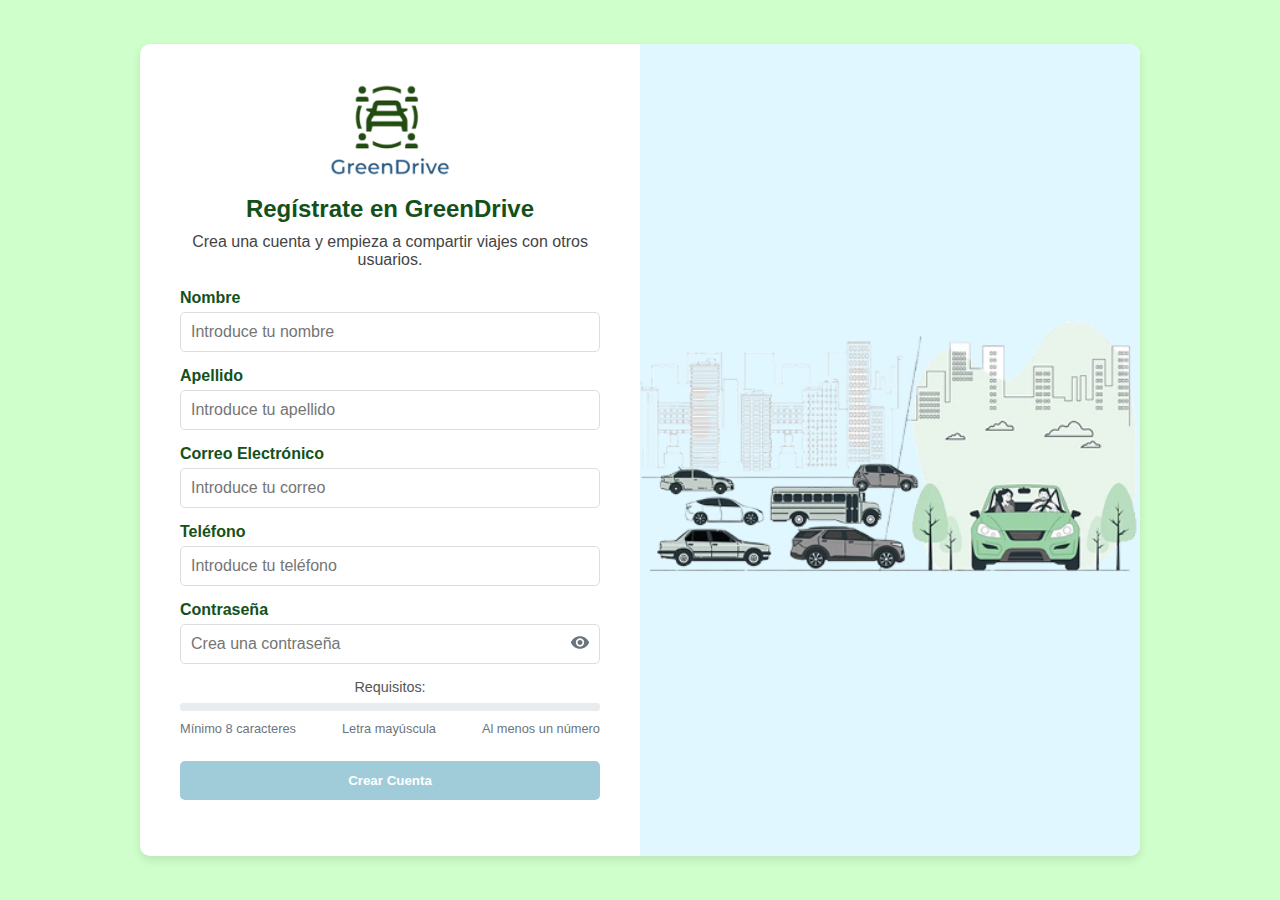
<file: greendrive/crear_cuenta.html>
<!DOCTYPE html>
<html lang="es">
<head>
  <meta charset="UTF-8">
  <meta name="viewport" content="width=device-width, initial-scale=1.0">
  <title>Crear Cuenta - GreenDrive</title>
  <link rel="stylesheet" href="css/inicio.css">
</head>
<body>
  <div class="main-container">
    <div class="register-container">
      <div class="header">
        <img src="img/logo_greendrive.png" alt="Logo de GreenDrive" class="logo">
        <h1>Regístrate en GreenDrive</h1>
        <p>Crea una cuenta y empieza a compartir viajes con otros usuarios.</p>
      </div>
      <form id="registerForm" class="register-form">
        <div class="input-field">
          <label for="name">Nombre</label>
          <input type="text" id="name" name="Nombre" placeholder="Introduce tu nombre" required>
        </div>
        <div class="input-field">
          <label for="apellido">Apellido</label>
          <input type="text" id="apellido" name="Apellido" placeholder="Introduce tu apellido" required>
        </div>
        <div class="input-field">
          <label for="email">Correo Electrónico</label>
          <input type="email" id="email" name="Email" placeholder="Introduce tu correo" required>
        </div>
        <div class="input-field">
          <label for="telefono">Teléfono</label>
          <input type="text" id="telefono" name="Telefono" placeholder="Introduce tu teléfono" required>
        </div>
        <div class="input-field">
          <label for="password">Contraseña</label>
          <div class="password-container">
            <input type="password" id="password" name="Contrasena" placeholder="Crea una contraseña" required>
            <button type="button" id="togglePassword" class="toggle-password" aria-label="Mostrar contraseña">
              <svg class="eye-icon" xmlns="http://www.w3.org/2000/svg" viewBox="0 0 24 24">
                <path d="M12 4.5C7 4.5 2.73 7.61 1 12c1.73 4.39 6 7.5 11 7.5s9.27-3.11 11-7.5c-1.73-4.39-6-7.5-11-7.5zM12 17c-2.76 0-5-2.24-5-5s2.24-5 5-5 5 2.24 5 5-2.24 5-5 5zm0-8c-1.66 0-3 1.34-3 3s1.34 3 3 3 3-1.34 3-3-1.34-3-3-3z"/>
              </svg>
            </button>
          </div>
        </div>
        <div class="password-strength-container">
          <p class="password-requirements-title">Requisitos:</p>
        
          <div class="progress-bar-container">
            <div id="segment-length" class="progress-segment segment-inactive"></div>
            <div id="segment-uppercase" class="progress-segment segment-inactive"></div>
            <div id="segment-number" class="progress-segment segment-inactive"></div>
          </div>
          <div class="requirements-legend">
            <span>Mínimo 8 caracteres</span>
            <span>Letra mayúscula</span>
            <span>Al menos un número</span>
          </div>
        </div>
        
        <button type="submit" class="register-button">Crear Cuenta</button>
      </form>
      <div id="resultado" style="margin-top: 1em; color: red;"></div>
    </div>
    <div class="image-container">
      <img src="img/fondo_coches.png" alt="Ilustración de CarSharing">
    </div>
  </div>
  <script src="js/session.js"></script>
  <script src="js/login.js"></script>
  <script src="js/restricciones.js"></script>
</body>
</html>
</file>
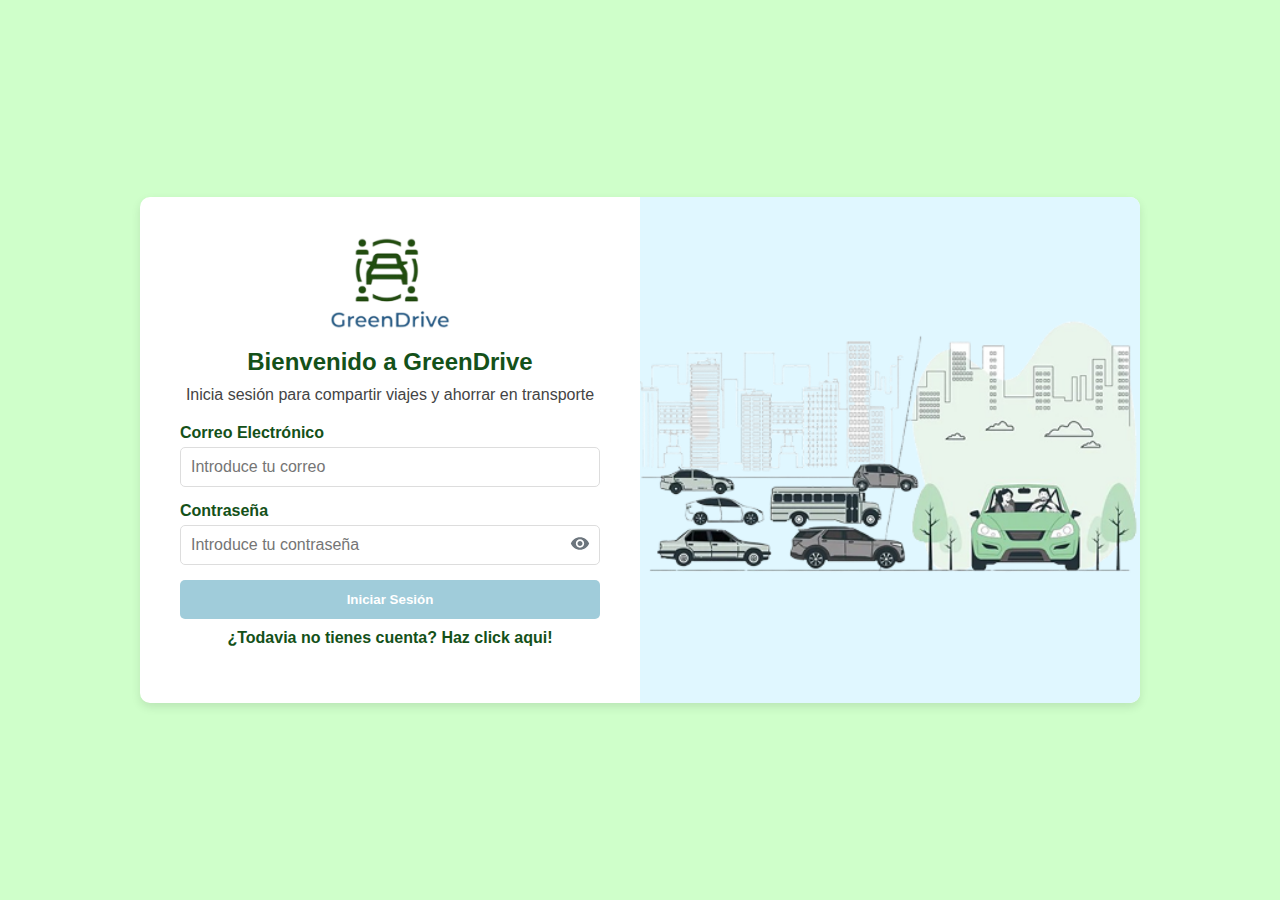
<file: greendrive/Inicio.html>
<!DOCTYPE html>
<html lang="es">
<head>
  <meta charset="UTF-8">
  <meta name="viewport" content="width=device-width, initial-scale=1.0">
  <title>Inicio de Sesión - GreenDrive</title>
  <link rel="stylesheet" href="css/inicio.css">
</head>
<body>
  <div class="main-container">
    <div class="login-container">
      <div class="header">
        <img src="img/logo_greendrive.png" alt="Logo de GreenDrive" class="logo">
        <h1>Bienvenido a GreenDrive</h1>
        <p>Inicia sesión para compartir viajes y ahorrar en transporte</p>
      </div>
      <form id="loginForm" class="login-form">
        <div class="input-field">
          <label for="email">Correo Electrónico</label>
          <input type="email" id="email" name="Email" placeholder="Introduce tu correo" required>
        </div>
        <div class="input-field">
          <label for="password">Contraseña</label>
          <div class="password-container">
            <input type="password" id="password" name="Contrasena" placeholder="Introduce tu contraseña" required>
            <button type="button" id="togglePassword" class="toggle-password" aria-label="Mostrar contraseña">
              <svg class="eye-icon" xmlns="http://www.w3.org/2000/svg" viewBox="0 0 24 24">
                <path d="M12 4.5C7 4.5 2.73 7.61 1 12c1.73 4.39 6 7.5 11 7.5s9.27-3.11 11-7.5c-1.73-4.39-6-7.5-11-7.5zM12 17c-2.76 0-5-2.24-5-5s2.24-5 5-5 5 2.24 5 5-2.24 5-5 5zm0-8c-1.66 0-3 1.34-3 3s1.34 3 3 3 3-1.34 3-3-1.34-3-3-3z"/>
              </svg>
            </button>
          </div>
        </div>
        <button type="submit" class="login-button">Iniciar Sesión</button>
        <div class="links">
          <a href="crear_cuenta.html">¿Todavia no tienes cuenta? Haz click aqui!</a>
        </div>
      </form>
      <div id="resultado" style="margin-top: 1em; color: red;"></div>
    </div>
    <div class="image-container">
      <img src="img/fondo_coches.png" alt="Ilustración de CarSharing">
    </div>
  </div>
  <script src="js/session.js"></script>
  <script src="js/login.js"></script>
  <script src="js/restricciones.js"></script>
</body>
</html>
</file>
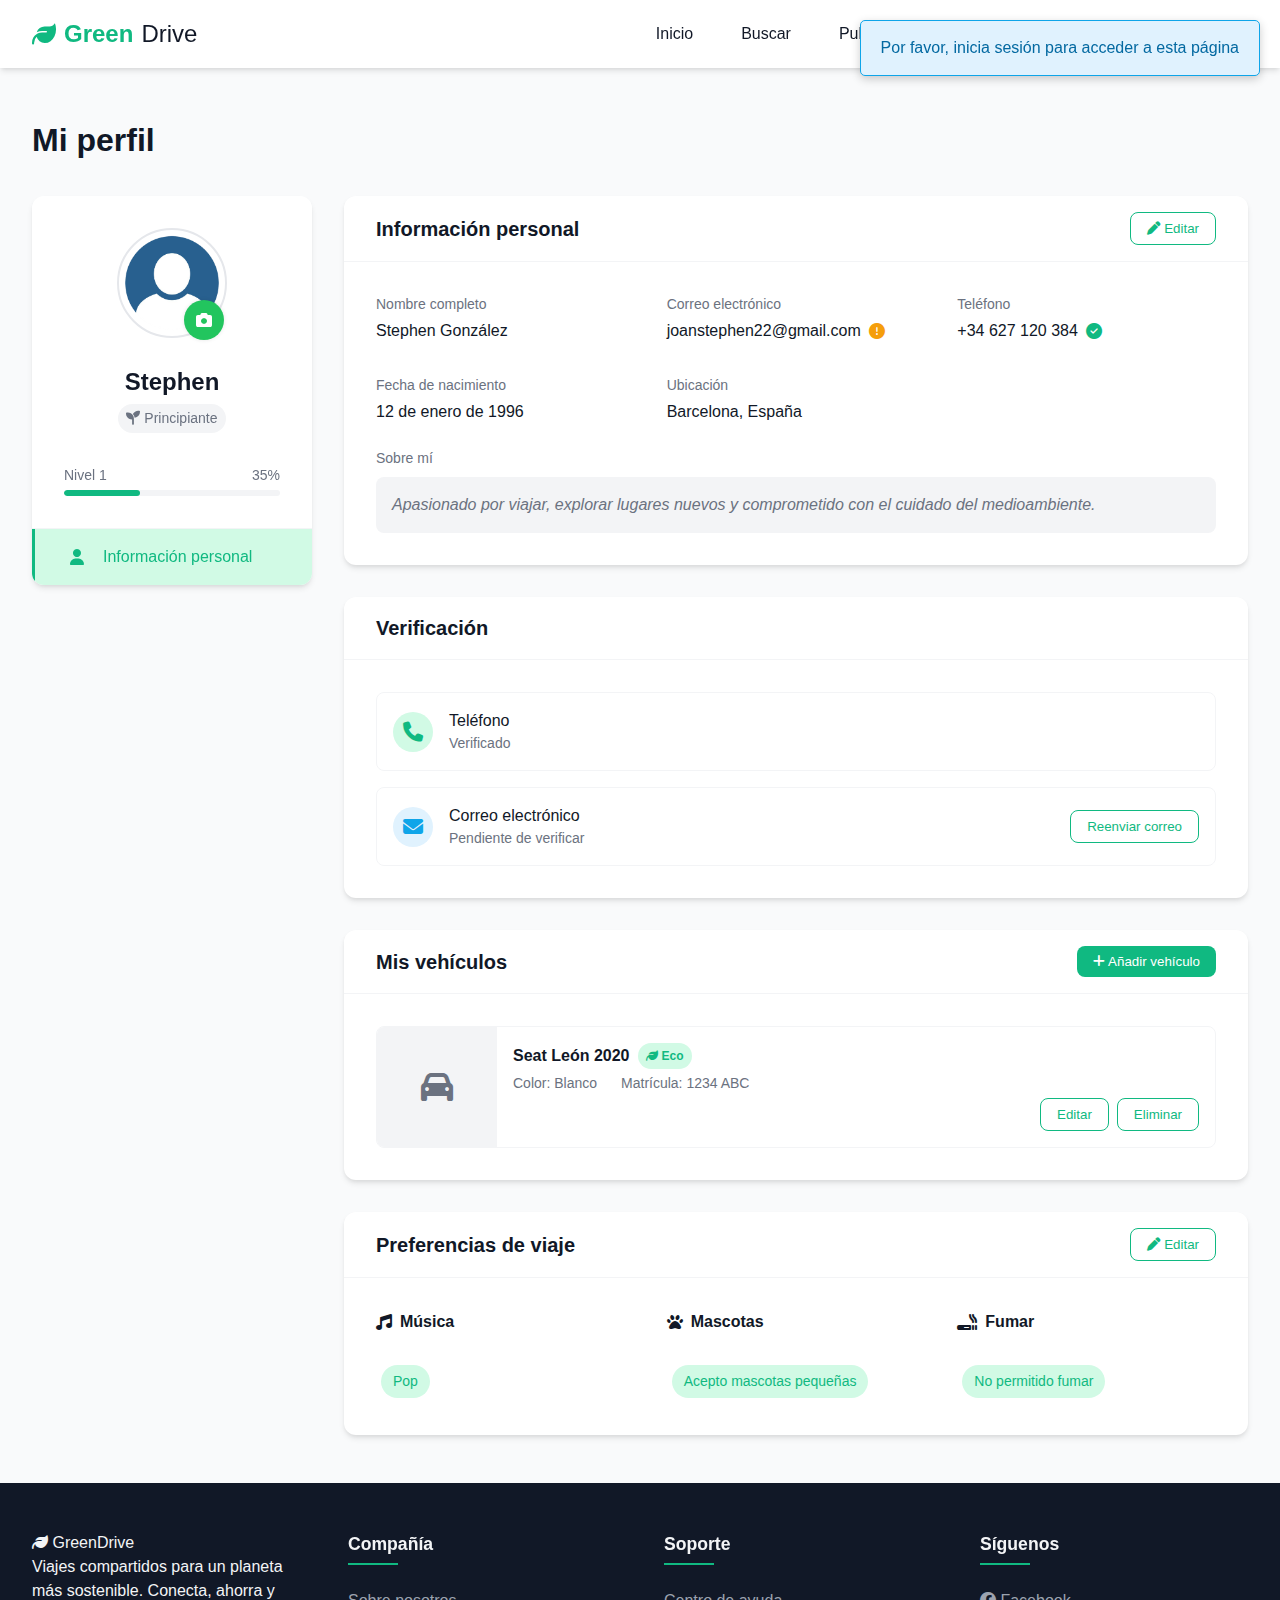
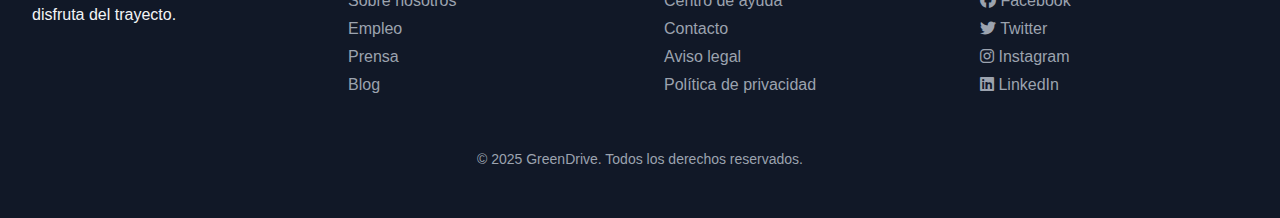
<file: greendrive/perfil.html>
<!DOCTYPE html>
<html lang="es">
<head>
  <meta charset="UTF-8">
  <meta name="viewport" content="width=device-width, initial-scale=1.0">
  <title>Perfil de Usuario - GreenDrive</title>
  <link rel="stylesheet" href="https://cdnjs.cloudflare.com/ajax/libs/font-awesome/6.4.0/css/all.min.css">
  <link rel="stylesheet" href="css/session.css">
  <link rel="stylesheet" href="css/perfil.css">
</head>
<body>
    <header>
  <div class="container header-container">
    <a href="index.html" class="logo">
      <i class="fas fa-leaf"></i>
      Green<span class="eco">Drive</span>
    </a>
    <button class="mobile-menu-toggle"><i class="fas fa-bars"></i></button>
    <div class="nav-container">
      <nav>
        <ul class="nav-left">
          <li><a href="index.html">Inicio</a></li>
          <li><a href="buscar_viaje.html">Buscar</a></li>
          <li><a href="publicar_viaje.html">Publicar un viaje</a></li>
          <li><a href="suscrpciones.html">Suscripciones</a></li>
          <li><a href="soporte.html">Soporte</a></li>
        </ul>
      </nav>
      <div class="user-menu">
              </div>
      <button class="close-menu"><i class="fas fa-times"></i></button>
    </div>
  </div>
</header>

    <main>
    <div class="container">
      <h1 class="page-title">Mi perfil</h1>
      
      <div class="profile-container">
                <div class="profile-sidebar">
          <div class="profile-header">
            <div class="profile-picture-container" style="position:relative;">
              <img id="foto-perfil-img" 
                     src="img/default.png" 
                     alt="Foto de perfil"
                     style="width: 110px; height: 110px; border-radius: 50%; object-fit: cover; border: 2px solid #e5e7eb;">
                                <input type="file" id="foto-perfil-input" accept="image/*" style="display: none;">
                <button id="boton-subir-foto" class="profile-edit-photo" type="button"
                    style="position: absolute; bottom: 8px; right: 8px; background: #22c55e; border-radius: 50%; border: none; width: 40px; height: 40px; display: flex; align-items: center; justify-content: center; box-shadow: 0 0 4px rgba(0,0,0,0.1); cursor:pointer;">
                    <i class="fas fa-camera" style="color: #fff;"></i>
                </button>
            </div>
            <h2 class="profile-name">Stephen</h2>
            <div class="profile-status">
              <i class="fas fa-seedling"></i> Principiante
            </div>
            
            <div class="profile-level">
              <div class="level-label">
                <span>Nivel 1</span>
                <span>35%</span>
              </div>
              <div class="level-progress">
                <div class="level-progress-bar"></div>
              </div>
            </div>
          </div>
          
          <ul class="profile-menu">
            <li>
              <a href="#" class="profile-menu-item active">
                <i class="fas fa-user"></i>
                <span>Información personal</span>
              </a>
            </li>
            
          </ul>
        </div>
        
                <div class="profile-content">
                    <div class="content-card">
            <div class="content-card-header">
              <h3 class="content-card-title">Información personal</h3>
              <button class="btn-secondary">
                <i class="fas fa-pen"></i> Editar
              </button>
            </div>
            <div class="content-card-body">
              <div class="personal-info-section">
                <div class="info-group">
                  <div class="info-label">Nombre completo</div>
                  <div class="info-value">Stephen González</div>
                </div>
                <div class="info-group">
                  <div class="info-label">Correo electrónico</div>
                  <div class="info-value">
                    <span>joanstephen22@gmail.com</span>
                    <i class="fas fa-exclamation-circle pending" title="Pendiente de verificar"></i>
                  </div>
                </div>
                <div class="info-group">
                  <div class="info-label">Teléfono</div>
                  <div class="info-value">
                    <span>+34 627 120 384</span>
                    <i class="fas fa-check-circle verified"
                    title="Verificado"></i>
                  </div>
                </div>
                <div class="info-group">
                  <div class="info-label">Fecha de nacimiento</div>
                  <div class="info-value">12 de enero de 1996</div>
                </div>
                <div class="info-group">
                  <div class="info-label">Ubicación</div>
                  <div class="info-value">Barcelona, España</div>
                </div>
              </div>
              
              <div class="bio-section">
                <div class="info-label">Sobre mí</div>
                <div class="bio-text">
                  Apasionado por viajar, explorar lugares nuevos y comprometido con el cuidado del medioambiente.
                </div>
              </div>
            </div>
          </div>

                    <div class="content-card">
            <div class="content-card-header">
              <h3 class="content-card-title">Verificación</h3>
            </div>
            <div class="content-card-body verification-section">
              <div class="verification-item">
                <div class="verification-icon verified">
                  <i class="fas fa-phone"></i>
                </div>
                <div class="verification-info">
                  <div class="verification-title">Teléfono</div>
                  <div class="verification-status">Verificado</div>
                </div>
              </div>
              <div class="verification-item">
                <div class="verification-icon pending">
                  <i class="fas fa-envelope"></i>
                </div>
                <div class="verification-info">
                  <div class="verification-title">Correo electrónico</div>
                  <div class="verification-status">Pendiente de verificar</div>
                </div>
                <button class="btn-secondary verification-action">Reenviar correo</button>
              </div>
            </div>
          </div>

                    <div class="content-card">
            <div class="content-card-header">
              <h3 class="content-card-title">Mis vehículos</h3>
              <button class="btn-primary">
                <i class="fas fa-plus"></i> Añadir vehículo
              </button>
            </div>
            <div class="content-card-body">
              <div class="vehicles-list">
                <div class="vehicle-card">
                  <div class="vehicle-image">
                    <i class="fas fa-car"></i>
                  </div>
                  <div class="vehicle-info">
                    <div class="vehicle-title">
                      Seat León 2020
                      <div class="eco-badge">
                        <i class="fas fa-leaf"></i> Eco
                      </div>
                    </div>
                    <div class="vehicle-details">
                      <span>Color: Blanco</span>
                      <span>Matrícula: 1234 ABC</span>
                    </div>
                    <div class="vehicle-actions">
                      <button class="btn-secondary btn-sm">Editar</button>
                      <button class="btn-secondary btn-sm">Eliminar</button>
                    </div>
                  </div>
                </div>
              </div>
            </div>
          </div>

                    <div class="content-card">
    <div class="content-card-header">
        <h3 class="content-card-title">Preferencias de viaje</h3>
        <button class="btn-secondary">
            <i class="fas fa-pen"></i> Editar
        </button>
    </div>
    <div class="content-card-body">
        <div class="preferences-section">
                    </div>
    </div>
</div>
        </div>
      </div>
    </div>
  </main>

    <footer>
    <div class="container footer-grid">
        <div class="footer-column">
            <div class="footer
            <div class="footer-logo">
                <i class="fas fa-leaf"></i>
                GreenDrive
            </div>
            <p>Viajes compartidos para un planeta más sostenible. Conecta, ahorra y disfruta del trayecto.</p>
        </div>
        <div class="footer-column">
            <h4>Compañía</h4>
            <ul>
                <li><a href="#">Sobre nosotros</a></li>
                <li><a href="#">Empleo</a></li>
                <li><a href="#">Prensa</a></li>
                <li><a href="#">Blog</a></li>
            </ul>
        </div>
        <div class="footer-column">
            <h4>Soporte</h4>
            <ul>
                <li><a href="#">Centro de ayuda</a></li>
                <li><a href="#">Contacto</a></li>
                <li><a href="#">Aviso legal</a></li>
                <li><a href="#">Política de privacidad</a></li>
            </ul>
        </div>
        <div class="footer-column">
            <h4>Síguenos</h4>
            <ul>
                <li><a href="#"><i class="fab fa-facebook"></i> Facebook</a></li>
                <li><a href="#"><i class="fab fa-twitter"></i> Twitter</a></li>
                <li><a href="#"><i class="fab fa-instagram"></i> Instagram</a></li>
                <li><a href="#"><i class="fab fa-linkedin"></i> LinkedIn</a></li>
            </ul>
        </div>
    </div>
    <div class="footer-bottom container">
        © 2025 GreenDrive. Todos los derechos reservados.
    </div>
</footer>
<script src="js/session.js"></script>
<script src="js/foto_perfil.js"></script>
<script src="js/perfil.js"></script>

</body>
</html>
</file>
<file: greendrive/css/inicio.css>
* {
    margin: 0;
    padding: 0;
    box-sizing: border-box;
    font-family: 'Inter', sans-serif;
}

body {
    background-color: #CFFFCA; 
    color: #145119;
    display: flex;
    justify-content: center;
    align-items: center;
    height: 100vh;
    text-align: center;
}

.main-container {
    display: flex;
    width: 80%;
    max-width: 1000px;
    background: white;
    border-radius: 10px;
    box-shadow: 0px 4px 10px rgba(0, 0, 0, 0.1);
    overflow: hidden;
}

.login-container, .register-container {
    width: 50%;
    padding: 40px;
    display: flex;
    flex-direction: column;
    justify-content: center;
}

.image-container {
    width: 50%;
    background: #e0f7ff;
    display: flex;
    justify-content: center;
    align-items: center;
}

.image-container img {
    width: 100%;
    height: auto;
    object-fit: cover;
}

.logo {
    width: 120px;
    margin-bottom: 15px;
}

h1 {
    font-size: 24px;
    font-weight: 700;
    margin-bottom: 10px;
}

p {
    font-size: 16px;
    color: #444;
    margin-bottom: 20px;
}

.input-field {
    text-align: left;
    margin-bottom: 15px;
}

.input-field label {
    font-weight: 600;
    display: block;
    margin-bottom: 5px;
}

.input-field input {
    width: 100%;
    padding: 10px;
    border: 1px solid #ddd;
    border-radius: 5px;
    font-size: 16px;
}

.login-button {
    width: 100%;
    background-color: #A0CCDA;
    color: white;
    padding: 12px;
    border: none;
    border-radius: 5px;
    font-weight: bold;
    cursor: pointer;
    transition: background 0.3s;
}

.login-button:hover {
    background-color: #145119;
}

.register-button {
    width: 100%;
    background-color: #A0CCDA;
    color: white;
    padding: 12px;
    border: none;
    border-radius: 5px;
    font-weight: bold;
    cursor: pointer;
    transition: background 0.3s;
}

.register-button:hover {
    background-color: #145119;
}

.links {
    margin-top: 10px;
}

.links a {
    color: #145119;
    text-decoration: none;
    font-weight: 600;
}

.links a:hover {
    text-decoration: underline;
}


.password-strength-container {
    margin: 15px 0 25px;
  }
  .password-requirements-title {
    font-size: 0.9rem;
    color: #555;
    margin-bottom: 8px;
    font-weight: 500;
    text-align: center;
  }
  .progress-bar-container {
    width: 100%;
    height: 8px;
    background-color: #e9ecef;
    border-radius: 4px;
    overflow: hidden;
    display: flex;
    margin-bottom: 10px;
  }
  .progress-segment {
    flex: 1;
    height: 100%;
    transition: background-color 0.3s ease;
  }
  
  .progress-segment + .progress-segment {
    margin-left: 2px;
  }
  
  .requirements-legend {
    display: flex;
    justify-content: space-between;
    font-size: 0.8rem;
    color: #6c757d;
  }
  
  .segment-inactive {
    background-color: #e9ecef;
  }
  
  .segment-length-active {
    background-color: #dc3545; 
  }
  
  .segment-uppercase-active {
    background-color: #ffc107;
  }
  
  .segment-number-active {
    background-color: #28a745; 
  }
  
  .password-container {
    position: relative;
    width: 100%;
  }
  
  .password-container input {
    width: 100%;
    padding-right: 40px; 
  }
  
  .toggle-password {
    position: absolute;
    right: 10px;
    top: 50%;
    transform: translateY(-50%);
    background: none;
    border: none;
    cursor: pointer;
    color: #6c757d;
  }
  
  .toggle-password:focus {
    outline: none;
  }
  .eye-icon {
    width: 20px;
    height: 20px;
    fill: #6c757d;
  }
  
@media (max-width: 768px) {
    .main-container {
        flex-direction: column;
        width: 90%;
    }
    
    .login-container, .register-container, .image-container {
        width: 100%;
        padding: 20px;
    }

    .image-container {
        display: none;
    }
}
</file>
<file: greendrive/css/session.css>
/* Para el icono de usuario */
.btn-user-icon {
  display: flex;
  align-items: center;
  justify-content: center;
  width: 40px;
  height: 40px;
  border-radius: 50%;
  background-color: #10b981;
  color: white;
  font-size: 20px;
  text-decoration: none;
  transition: all 0.3s ease;
}

.btn-user-icon:hover {
  background-color: #059669;
  transform: scale(1.05);
}

/* Para las notificaciones */
.notificacion {
  position: fixed;
  top: 20px;
  right: 20px;
  padding: 15px 20px;
  border-radius: 5px;
  z-index: 9999;
  box-shadow: 0 3px 10px rgba(0, 0, 0, 0.2);
  opacity: 0;
  transform: translateY(-10px);
  transition: all 0.3s ease;
}

/* Botón de logout */
.btn-logout {
  background-color: #f3f4f6;
  color: #4b5563;
  border: none;
  border-radius: 5px;
  padding: 8px 12px;
  font-size: 14px;
  cursor: pointer;
  transition: all 0.3s ease;
}

.btn-logout:hover {
  background-color: #e5e7eb;
  color: #1f2937;
}
</file>
<file: greendrive/css/perfil.css>
:root {
            --primary: #10b981;
      --primary-dark: #059669;
      --primary-light: #d1fae5;
      --secondary: #0ea5e9;
      --secondary-light: #e0f2fe;
      
            --dark: #111827;
      --dark-medium: #1f2937;
      --medium: #6b7280;
      --light-medium: #9ca3af;
      --light: #f3f4f6;
      --white: #ffffff;
      
            --success: #10b981;
      --warning: #f59e0b;
      --error: #ef4444;
      --info: #3b82f6;
      
            --shadow-sm: 0 1px 2px 0 rgba(0, 0, 0, 0.05);
      --shadow: 0 4px 6px -1px rgba(0, 0, 0, 0.1), 0 2px 4px -1px rgba(0, 0, 0, 0.06);
      --shadow-md: 0 10px 15px -3px rgba(0, 0, 0, 0.1), 0 4px 6px -2px rgba(0, 0, 0, 0.05);
      --shadow-lg: 0 20px 25px -5px rgba(0, 0, 0, 0.1), 0 10px 10px -5px rgba(0, 0, 0, 0.04);
      
            --spacing-xs: 0.25rem;
      --spacing-sm: 0.5rem;
      --spacing-md: 1rem;
      --spacing-lg: 1.5rem;
      --spacing-xl: 2rem;
      --spacing-2xl: 3rem;
      
            --border-radius-sm: 0.25rem;
      --border-radius: 0.5rem;
      --border-radius-md: 0.75rem;
      --border-radius-lg: 1rem;
      --border-radius-full: 9999px;
      
            --transition-fast: 150ms ease-in-out;
      --transition: 300ms ease-in-out;
      --transition-slow: 500ms ease-in-out;
    }
    
    * {
      margin: 0;
      padding: 0;
      box-sizing: border-box;
    }
    
    body {
      font-family: 'Inter', -apple-system, BlinkMacSystemFont, 'Segoe UI', Roboto, Oxygen, Ubuntu, Cantarell, 'Open Sans', 'Helvetica Neue', sans-serif;
      color: var(--dark);
      background-color: #f9fafb;
      line-height: 1.5;
      -webkit-font-smoothing: antialiased;
      -moz-osx-font-smoothing: grayscale;
      scroll-behavior: smooth;
    }
    
        .container {
      width: 100%;
      max-width: 1280px;
      margin: 0 auto;
      padding: 0 var(--spacing-xl);
    }
    
        header {
      background-color: var(--white);
      box-shadow: var(--shadow);
      position: sticky;
      top: 0;
      z-index: 1000;
      transition: all 0.3s ease;
    }
    
    .header-container {
      display: flex;
      justify-content: space-between;
      align-items: center;
      padding: var(--spacing-md) var(--spacing-xl);
    }
    
    .logo {
      display: flex;
      align-items: center;
      gap: var(--spacing-sm);
      font-size: 1.5rem;
      font-weight: 700;
      color: var(--primary);
      text-decoration: none;
    }
    
    .logo svg {
      height: 2rem;
      width: auto;
    }
    
    .logo span.eco {
      color: var(--dark);
      font-weight: 300;
    }
    
    .nav-container {
      display: flex;
      align-items: center;
      gap: var(--spacing-lg);
    }
    
    nav ul {
      display: flex;
      list-style: none;
      gap: var(--spacing-md);
    }
    
    nav ul li a {
      text-decoration: none;
      color: var(--dark);
      font-weight: 500;
      padding: var(--spacing-sm) var(--spacing-md);
      border-radius: var(--border-radius);
      transition: var(--transition);
      position: relative;
    }
    
    nav ul li a::after {
      content: '';
      position: absolute;
      bottom: -2px;
      left: 50%;
      width: 0;
      height: 2px;
      background-color: var(--primary);
      transition: var(--transition);
      transform: translateX(-50%);
    }
    
    nav ul li a:hover {
      color: var(--primary);
    }
    
    nav ul li a:hover::after {
      width: 80%;
    }
    
    nav ul li a.active {
      color: var(--primary);
      background-color: var(--primary-light);
    }
    
    nav ul li a.active::after {
      width: 80%;
    }
    
    .user-menu {
      display: flex;
      align-items: center;
      gap: var(--spacing-md);
    }
    
    .btn-secondary {
      padding: var(--spacing-sm) var(--spacing-md);
      background-color: var(--white);
      color: var(--primary);
      border: 1px solid var(--primary);
      border-radius: var(--border-radius);
      font-weight: 500;
      cursor: pointer;
      transition: var(--transition);
    }
    
    .btn-secondary:hover {
      background-color: var(--primary-light);
    }
    
    .btn-primary {
      padding: var(--spacing-sm) var(--spacing-md);
      background-color: var(--primary);
      color: var(--white);
      border: none;
      border-radius: var(--border-radius);
      font-weight: 500;
      cursor: pointer;
      transition: var(--transition);
    }
    
    .btn-primary:hover {
      background-color: var(--primary-dark);
      transform: translateY(-2px);
      box-shadow: var(--shadow);
    }
    
    .user-avatar {
      width: 40px;
      height: 40px;
      border-radius: var(--border-radius-full);
      overflow: hidden;
      cursor: pointer;
      border: 2px solid var(--light);
      transition: var(--transition);
    }
    
    .user-avatar:hover {
      border-color: var(--primary);
    }
    
    .user-avatar img {
      width: 100%;
      height: 100%;
      object-fit: cover;
    }
    
        .mobile-menu-toggle {
      display: none;
      background: none;
      border: none;
      color: var(--dark);
      font-size: 1.5rem;
      cursor: pointer;
    }
    
    @media (max-width: 768px) {
      .mobile-menu-toggle {
        display: block;
      }
      
      .nav-container {
        position: fixed;
        top: 0;
        right: -100%;
        width: 80%;
        max-width: 300px;
        height: 100vh;
        background-color: var(--white);
        flex-direction: column;
        justify-content: flex-start;
        gap: var(--spacing-xl);
        padding: var(--spacing-2xl) var(--spacing-xl);
        transition: var(--transition);
        box-shadow: var(--shadow-lg);
        z-index: 1001;
      }
      
      .nav-container.active {
        right: 0;
      }
      
      .nav-container nav {
        width: 100%;
      }
      
      .nav-container nav ul {
        flex-direction: column;
        gap: var(--spacing-md);
        width: 100%;
      }
      
      .nav-container nav ul li {
        width: 100%;
      }
      
      .nav-container nav ul li a {
        display: block;
        width: 100%;
        padding: var(--spacing-md);
      }
      
      .user-menu {
        flex-direction: column;
        gap: var(--spacing-md);
        width: 100%;
      }
      
      .user-menu .btn-secondary,
      .user-menu .btn-primary {
        width: 100%;
        text-align: center;
      }
      
      .overlay {
        position: fixed;
        top: 0;
        left: 0;
        width: 100%;
        height: 100%;
        background-color: rgba(0, 0, 0, 0.5);
        backdrop-filter: blur(4px);
        z-index: 1000;
        opacity: 0;
        visibility: hidden;
        transition: var(--transition);
      }
      
      .overlay.active {
        opacity: 1;
        visibility: visible;
      }
      
      .close-menu {
        position: absolute;
        top: var(--spacing-md);
        right: var(--spacing-md);
        background: none;
        border: none;
        color: var(--dark);
        font-size: 1.5rem;
        cursor: pointer;
      }
    }
    
        main {
      min-height: calc(100vh - 72px - 250px);       padding: var(--spacing-2xl) 0;
    }
    
    .page-title {
      font-size: 2rem;
      font-weight: 700;
      margin-bottom: var(--spacing-xl);
      color: var(--dark);
    }
    
    .profile-container {
      display: grid;
      grid-template-columns: 280px 1fr;
      gap: var(--spacing-xl);
    }
    
    @media (max-width: 768px) {
      .profile-container {
        grid-template-columns: 1fr;
      }
    }
    
        .profile-sidebar {
      background-color: var(--white);
      border-radius: var(--border-radius-md);
      box-shadow: var(--shadow);
      overflow: hidden;
      position: sticky;
      top: calc(72px + var(--spacing-xl));
      height: fit-content;
    }
    
    .profile-header {
      padding: var(--spacing-xl);
      text-align: center;
      border-bottom: 1px solid var(--light);
    }
    
    .profile-picture-container {
      width: 120px;
      height: 120px;
      margin: 0 auto var(--spacing-md);
      position: relative;
    }
    
    .profile-picture {
      width: 100%;
      height: 100%;
      border-radius: var(--border-radius-full);
      background-color: var(--light);
      display: flex;
      align-items: center;
      justify-content: center;
      font-size: 3rem;
      color: var(--medium);
      overflow: hidden;
      border: 3px solid var(--light);
    }
    
    .profile-picture img {
      width: 100%;
      height: 100%;
      object-fit: cover;
    }
    
    .profile-edit-photo {
      position: absolute;
      bottom: 0;
      right: 0;
      width: 36px;
      height: 36px;
      background-color: var(--primary);
      border-radius: var(--border-radius-full);
      display: flex;
      align-items: center;
      justify-content: center;
      color: var(--white);
      cursor: pointer;
      font-size: 1rem;
      transition: var(--transition);
      border: 2px solid var(--white);
    }
    
    .profile-edit-photo:hover {
      background-color: var(--primary-dark);
      transform: scale(1.05);
    }
    
    .profile-name {
      font-size: 1.5rem;
      font-weight: 700;
      margin-bottom: var(--spacing-xs);
    }
    
    .profile-status {
      display: inline-block;
      padding: var(--spacing-xs) var(--spacing-sm);
      background-color: var(--light);
      border-radius: var(--border-radius-full);
      font-size: 0.875rem;
      color: var(--medium);
      margin-bottom: var(--spacing-md);
    }
    
    .profile-level {
      display: flex;
      flex-direction: column;
      gap: var(--spacing-xs);
      margin-top: var(--spacing-md);
    }
    
    .level-label {
      display: flex;
      justify-content: space-between;
      font-size: 0.875rem;
      color: var(--medium);
    }
    
    .level-progress {
      height: 6px;
      background-color: var(--light);
      border-radius: var(--border-radius-full);
      overflow: hidden;
    }
    
    .level-progress-bar {
      height: 100%;
      background-color: var(--primary);
      border-radius: var(--border-radius-full);
      width: 35%;
    }
    
    .profile-menu {
      list-style: none;
    }
    
    .profile-menu li {
      border-bottom: 1px solid var(--light);
    }
    
    .profile-menu li:last-child {
      border-bottom: none;
    }
    
    .profile-menu-item {
      display: flex;
      align-items: center;
      gap: var(--spacing-md);
      padding: var(--spacing-md) var(--spacing-xl);
      color: var(--dark);
      text-decoration: none;
      transition: var(--transition);
      cursor: pointer;
    }
    
    .profile-menu-item:hover {
      background-color: var(--light);
    }
    
    .profile-menu-item.active {
      background-color: var(--primary-light);
      color: var(--primary);
      border-left: 3px solid var(--primary);
    }
    
    .profile-menu-item i {
      width: 20px;
      text-align: center;
    }
    
        .profile-content {
      display: flex;
      flex-direction: column;
      gap: var(--spacing-xl);
    }
    
    .content-card {
      background-color: var(--white);
      border-radius: var(--border-radius-md);
      box-shadow: var(--shadow);
      overflow: hidden;
    }
    
    .content-card-header {
      padding: var(--spacing-md) var(--spacing-xl);
      border-bottom: 1px solid var(--light);
      display: flex;
      justify-content: space-between;
      align-items: center;
    }
    
    .content-card-title {
      font-size: 1.25rem;
      font-weight: 600;
    }
    
    .content-card-body {
      padding: var(--spacing-xl);
    }
    
        .personal-info-section {
      display: grid;
      grid-template-columns: repeat(auto-fit, minmax(250px, 1fr));
      gap: var(--spacing-xl);
    }
    
    .info-group {
      display: flex;
      flex-direction: column;
      gap: var(--spacing-xs);
    }
    
    .info-label {
      font-size: 0.875rem;
      color: var(--medium);
    }
    
    .info-value {
      font-weight: 500;
      display: flex;
      align-items: center;
      gap: var(--spacing-sm);
    }
    
    .info-value i.verified {
      color: var(--success);
    }
    
    .info-value i.pending {
      color: var(--warning);
    }
    
    .info-empty {
      color: var(--light-medium);
      font-style: italic;
    }
    
    .bio-section {
      margin-top: var(--spacing-lg);
    }
    
    .bio-text {
      margin-top: var(--spacing-sm);
      padding: var(--spacing-md);
      background-color: var(--light);
      border-radius: var(--border-radius);
      font-style: italic;
      color: var(--medium);
    }
    
    .verification-section {
      display: flex;
      flex-direction: column;
      gap: var(--spacing-md);
    }
    
    .verification-item {
      display: flex;
      align-items: center;
      padding: var(--spacing-md);
      border-radius: var(--border-radius);
      border: 1px solid var(--light);
      gap: var(--spacing-md);
    }
    
    .verification-icon {
      width: 40px;
      height: 40px;
      border-radius: var(--border-radius-full);
      background-color: var(--light);
      display: flex;
      align-items: center;
      justify-content: center;
      font-size: 1.25rem;
    }
    
    .verification-icon.verified {
      background-color: var(--primary-light);
      color: var(--primary);
    }
    
    .verification-icon.pending {
      background-color: var(--secondary-light);
      color: var(--secondary);
    }
    
    .verification-info {
      flex: 1;
    }
    
    .verification-title {
      font-weight: 500;
    }
    
    .verification-status {
      font-size: 0.875rem;
      color: var(--medium);
    }
    
    .verification-action {
      white-space: nowrap;
    }
    
        .vehicles-list {
      display: grid;
      grid-template-columns: 1fr;
      gap: var(--spacing-md);
    }
    
    .vehicle-card {
      display: flex;
      border: 1px solid var(--light);
      border-radius: var(--border-radius);
      overflow: hidden;
    }
    
    .vehicle-image {
      width: 120px;
      height: 120px;
      background-color: var(--light);
      display: flex;
      align-items: center;
      justify-content: center;
      color: var(--medium);
      font-size: 2rem;
    }
    
    .vehicle-image img {
      width: 100%;
      height: 100%;
      object-fit: cover;
    }
    
    .vehicle-info {
      flex: 1;
      padding: var(--spacing-md);
      display: flex;
      flex-direction: column;
      gap: var(--spacing-xs);
    }
    
    .vehicle-title {
      font-weight: 600;
      display: flex;
      align-items: center;
      gap: var(--spacing-sm);
    }
    
    .eco-badge {
      display: inline-flex;
      align-items: center;
      gap: var(--spacing-xs);
      font-size: 0.75rem;
      color: var(--primary);
      padding: var(--spacing-xs) var(--spacing-sm);
      background-color: var(--primary-light);
      border-radius: var(--border-radius-full);
    }
    
    .vehicle-details {
      display: flex;
      gap: var(--spacing-lg);
      color: var(--medium);
      font-size: 0.875rem;
    }
    
    .vehicle-actions {
      display: flex;
      justify-content: flex-end;
      margin-top: auto;
      gap: var(--spacing-sm);
    }
    
    .no-vehicles {
      text-align: center;
      padding: var(--spacing-xl);
      color: var(--medium);
    }
    
    .add-vehicle-card {
      display: flex;
      align-items: center;
      justify-content: center;
      border: 2px dashed var(--light-medium);
      border-radius: var(--border-radius);
      padding: var(--spacing-xl);
      gap: var(--spacing-md);
      transition: var(--transition);
      cursor: pointer;
    }
    
    .add-vehicle-card:hover {
      border-color: var(--primary);
      background-color: var(--primary-light);
    }
    
    .add-vehicle-icon {
      width: 60px;
      height: 60px;
      border-radius: var(--border-radius-full);
      background-color: var(--white);
      display: flex;
      align-items: center;
      justify-content: center;
      font-size: 1.5rem;
      color: var(--primary);
      border: 2px solid var(--primary-light);
    }
    
    .add-vehicle-text {
      font-weight: 500;
      color: var(--dark);
    }
    
        .preferences-section {
      display: grid;
      grid-template-columns: repeat(auto-fit, minmax(250px, 1fr));
      gap: var(--spacing-xl);
    }
    
    .preference-group {
      display: flex;
      flex-direction: column;
      gap: var(--spacing-md);
    }
    
    .preference-title {
      font-weight: 600;
      display: flex;
      align-items: center;
      gap: var(--spacing-sm);
    }
    
    .preference-list {
      display: flex;
      flex-wrap: wrap;
      gap: var(--spacing-sm);
    }
    
    .preference-tag {
      padding: var(--spacing-xs) var(--spacing-md);
      background-color: var(--light);
      border-radius: var(--border-radius-full);
      font-size: 0.875rem;
      color: var(--medium);
      transition: var(--transition);
    }
    
    .preference-tag.selected {
      background-color: var(--primary-light);
      color: var(--primary);
    }
    
    .no-preferences {
      color: var(--light-medium);
      font-style: italic;
    }
    
        .action-buttons {
      display: flex;
      justify-content: flex-end;
      gap: var(--spacing-md);
      margin-top: var(--spacing-lg);
    }
    
        footer {
      background-color: var(--dark);
      color: var(--light);
      padding: var(--spacing-2xl) 0;
    }
    
    .footer-grid {
      display: grid;
      grid-template-columns: repeat(auto-fit, minmax(220px, 1fr));
      gap: var(--spacing-2xl);
    }
    
    .footer-logo {
      color: var(--white);
      font-size: 1.5rem;
      font-weight: 700;
      display: flex;
      align-items: center;
      gap: var(--spacing-sm);
      margin-bottom: var(--spacing-md);
    }
    
    .footer-column h4 {
      font-size: 1.1rem;
      font-weight: 600;
      margin-bottom: var(--spacing-lg);
      position: relative;
      padding-bottom: var(--spacing-sm);
    }
    
    .footer-column h4::after {
      content: '';
      position: absolute;
      left: 0;
      bottom: 0;
      width: 50px;
      height: 2px;
      background-color: var(--primary);
    }
    
    .footer-column ul {
      list-style: none;
    }
    
    .footer-column ul li {
      margin-bottom: var(--spacing-xs);
    }
    
    .footer-column ul li a {
      text-decoration: none;
      color: var(--light-medium);
      transition: var(--transition);
    }
    
    .footer-column ul li a:hover {
      color: var(--white);
    }
    
    .footer-bottom {
      text-align: center;
      margin-top: var(--spacing-2xl);
      font-size: 0.875rem;
      color: var(--light-medium);
    }

    .preference-tag {
    display: inline-block;
    padding: 6px 12px;
    background-color: #f3f4f6;
    border-radius: 20px;
    margin: 5px;
    font-size: 14px;
    color: #6b7280;
}

.preference-tag.selected {
    background-color: #d1fae5;
    color: #10b981;
}

.preference-list {
    display: flex;
    flex-wrap: wrap;
    margin-top: 10px;
}

.no-preferences {
    color: #9ca3af;
    font-style: italic;
}

.subscription-section {
  margin-top: 20px;
}

.subscription-info {
  margin-bottom: 20px;
}

.subscription-status {
  display: inline-block;
  padding: 3px 8px;
  border-radius: 20px;
  font-size: 14px;
  font-weight: 500;
}

.subscription-status.active {
  background-color: #D1FAE5;
  color: #059669;
}

.subscription-status.canceled {
  background-color: #FEE2E2;
  color: #DC2626;
}

.subscription-plan {
  font-weight: 600;
}

.subscription-benefits h4 {
  margin-bottom: 10px;
  font-size: 16px;
  color: #145119;
}

.benefits-list {
  list-style: none;
  padding: 0;
}

.benefits-list li {
  margin-bottom: 5px;
  display: flex;
  align-items: center;
}

.benefits-list li i {
  color: #10b981;
  margin-right: 8px;
}

.btn-danger {
  background-color: #ef4444;
  color: white;
  border: none;
  padding: 8px 12px;
  border-radius: 5px;
  cursor: pointer;
  font-weight: 500;
  display: flex;
  align-items: center;
  gap: 5px;
  transition: background-color 0.3s;
}

.btn-danger:hover {
  background-color: #dc2626;
}

.modal-overlay {
  position: fixed;
  top: 0;
  left: 0;
  width: 100%;
  height: 100%;
  background-color: rgba(0, 0, 0, 0.5);
  display: flex;
  align-items: center;
  justify-content: center;
  z-index: 1000;
}

.modal-container {
  background-color: white;
  border-radius: 8px;
  width: 90%;
  max-width: 500px;
  box-shadow: 0 4px 10px rgba(0, 0, 0, 0.1);
}

.modal-header {
  display: flex;
  justify-content: space-between;
  align-items: center;
  padding: 15px 20px;
  border-bottom: 1px solid #eee;
}

.modal-header h3 {
  margin: 0;
  font-size: 18px;
}

.modal-close {
  background: none;
  border: none;
  font-size: 24px;
  cursor: pointer;
  color: #777;
}

.modal-body {
  padding: 20px;
}

.modal-footer {
  display: flex;
  justify-content: flex-end;
  gap: 10px;
  padding: 15px 20px;
  border-top: 1px solid #eee;
}
</file>
